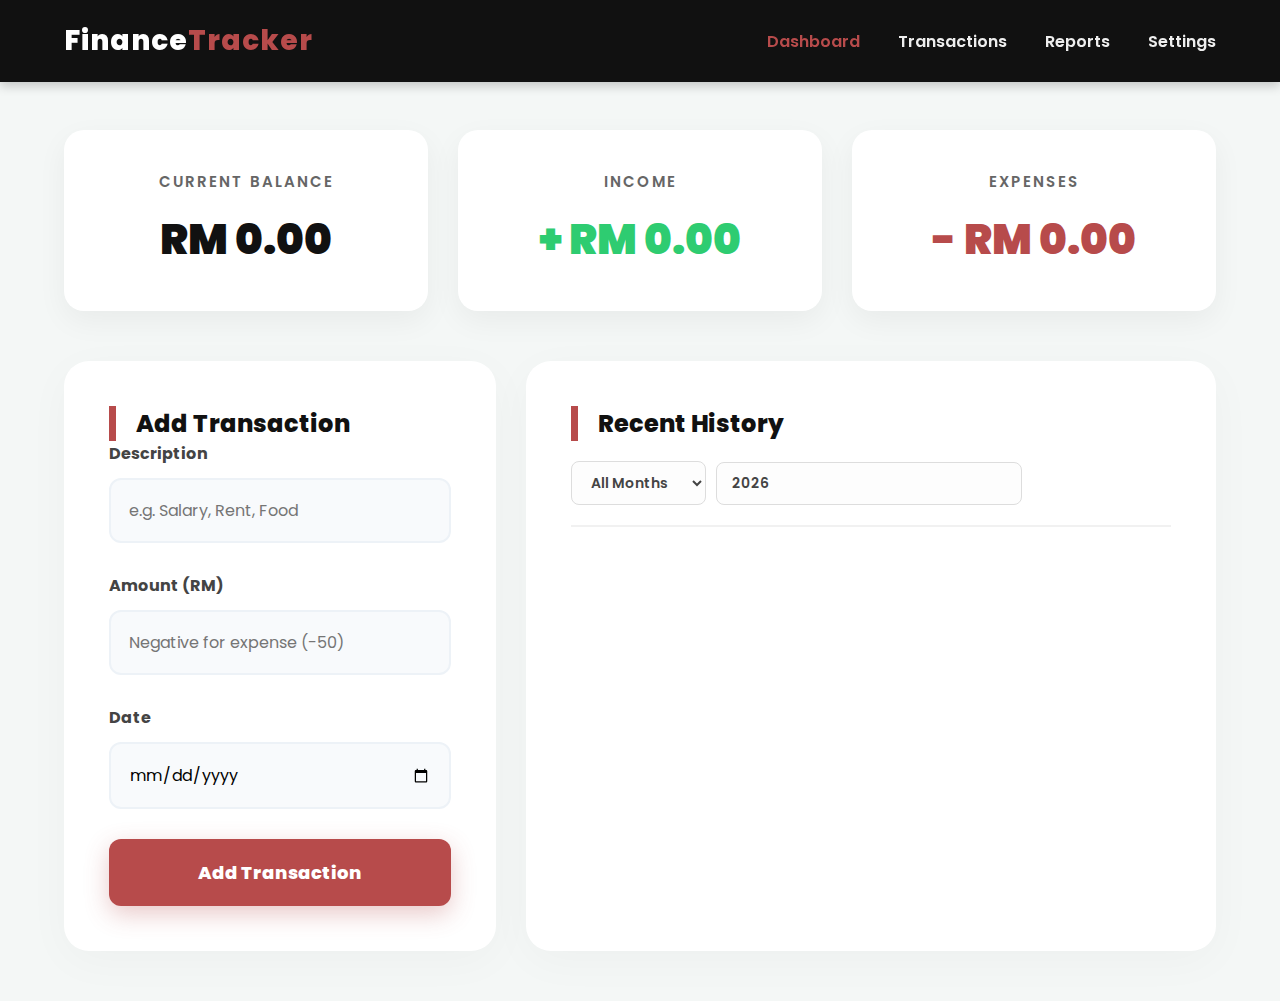
<file: index.html>
<!DOCTYPE html>
<html lang="en">
<head>
    <meta charset="UTF-8">
    <meta name="viewport" content="width=device-width, initial-scale=1.0">
    <title>FinanceTracker - Dashboard</title>
    <link rel="stylesheet" href="https://cdnjs.cloudflare.com/ajax/libs/font-awesome/6.5.2/css/all.min.css">
    <link rel="stylesheet" href="css/style.css">
</head>
<body class="finance-app">
    
    <header>
        <a href="index.html" class="logo">Finance<span>Tracker</span></a>
        <nav>
            <a href="index.html" class="active">Dashboard</a>
            <a href="transactions.html">Transactions</a>
            <a href="reports.html">Reports</a>
            <a href="settings.html">Settings</a>
        </nav>
    </header>

    <section class="dashboard">
        <!-- 1. Balance Summary (Updates based on Filter) -->
        <div class="summary-container">
            <div class="summary-card total">
                <h3>Current Balance</h3>
                <p id="balance">RM 0.00</p>
            </div>
            <div class="summary-card income">
                <h3>Income</h3>
                <p id="income-val">+ RM 0.00</p>
            </div>
            <div class="summary-card expense">
                <h3>Expenses</h3>
                <p id="expense-val">- RM 0.00</p>
            </div>
        </div>

        <div class="main-grid">
            <!-- 2. Add Transaction Form -->
            <div class="form-container">
                <h3>Add Transaction</h3>
                <form id="finance-form">
                    <div class="input-group">
                        <label>Description</label>
                        <input type="text" id="text" placeholder="e.g. Salary, Rent, Food" required>
                    </div>
                    <div class="input-group">
                        <label>Amount (RM)</label>
                        <input type="number" step="0.01" id="amount" placeholder="Negative for expense (-50)" required>
                    </div>
                    <div class="input-group">
                        <label>Date</label>
                        <input type="date" id="date" required>
                    </div>
                    <button class="btn">Add Transaction</button>
                </form>
            </div>

            <!-- 3. Transaction History & Filtering -->
            <div class="history-container">
                <div class="history-header">
                    <h3>Recent History</h3>
                    <div class="filter-group">
                        <select id="month-filter">
                            <option value="all">All Months</option>
                            <option value="01">January</option>
                            <option value="02">February</option>
                            <option value="03">March</option>
                            <option value="04">April</option>
                            <option value="05">May</option>
                            <option value="06">June</option>
                            <option value="07">July</option>
                            <option value="08">August</option>
                            <option value="09">September</option>
                            <option value="10">October</option>
                            <option value="11">November</option>
                            <option value="12">December</option>
                        </select>
                        <input type="number" id="year-filter" placeholder="Year" value="2024">
                    </div>
                </div>
                <ul id="list" class="list">
                    <!-- JavaScript will inject items here -->
                </ul>
            </div>
        </div>
    </section>

    <script src="js/finance.js"></script>
</body>
</html>
</file>
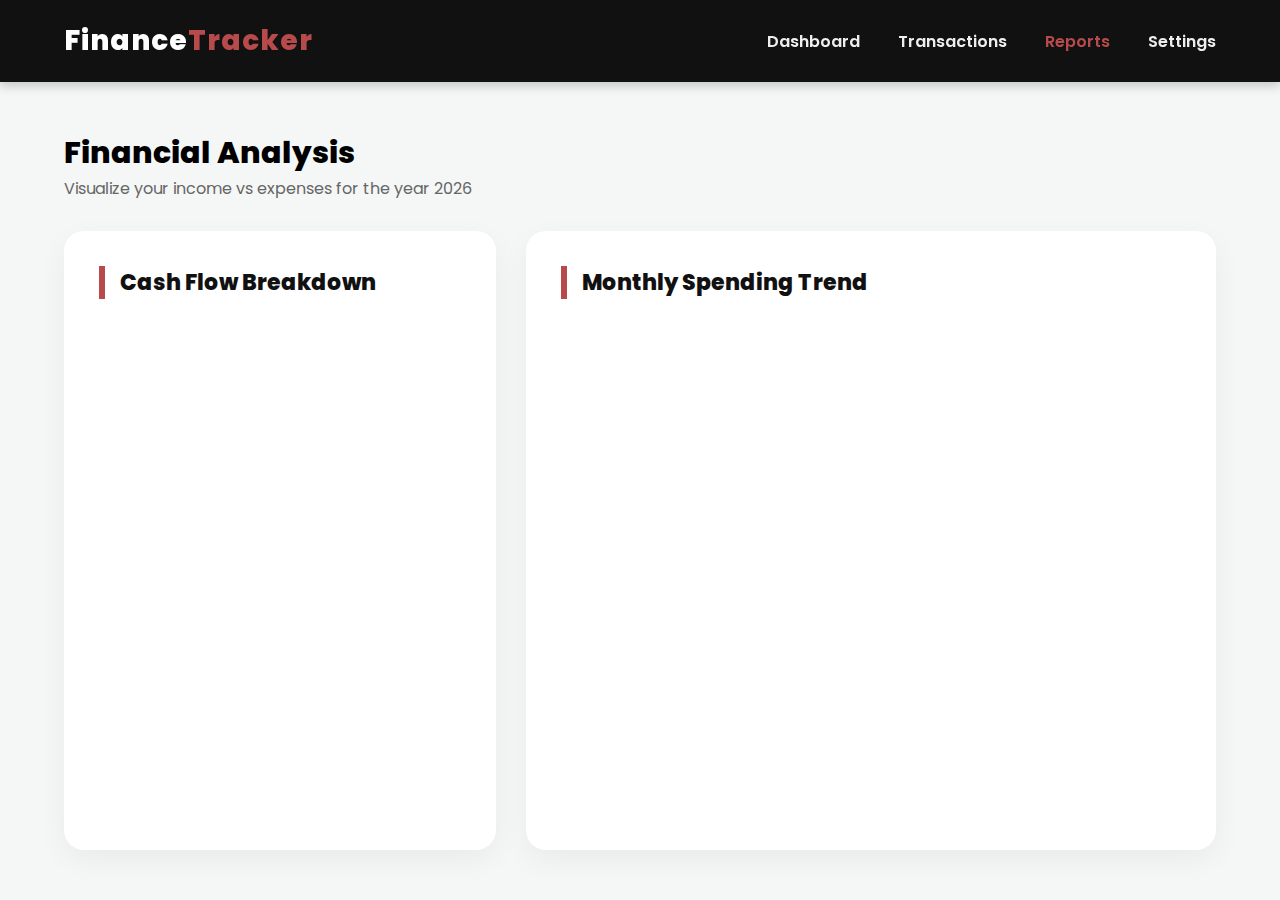
<file: reports.html>
<!DOCTYPE html>
<html lang="en">
<head>
    <meta charset="UTF-8">
    <meta name="viewport" content="width=device-width, initial-scale=1.0">
    <title>FinanceTracker - Dashboard</title>
    <link rel="stylesheet" href="https://cdnjs.cloudflare.com/ajax/libs/font-awesome/6.5.2/css/all.min.css">
    <link rel="stylesheet" href="css/style.css">
</head>
<body class="finance-app">
    
    <header>
        <a href="index.html" class="logo">Finance<span>Tracker</span></a>
        <nav>
            <a href="index.html">Dashboard</a>
            <a href="transactions.html">Transactions</a>
            <a href="reports.html" class="active">Reports</a>
            <a href="settings.html">Settings</a>
        </nav>
    </header>

    <section class="dashboard">
        <div class="reports-header" style="margin-bottom: 3rem;">
            <h2 class="heading-title" style="font-size: 3rem; font-weight: 800;">Financial <span>Analysis</span></h2>
            <p style="font-size: 1.6rem; color: #666;">Visualize your income vs expenses for the year <span id="current-year-label">2024</span></p>
        </div>

        <div class="main-grid">
            <!-- Left Side: Pie Chart (Income vs Expense) -->
            <div class="form-container chart-card">
                <h3>Cash Flow Breakdown</h3>
                <div class="canvas-container">
                    <canvas id="incomeExpenseChart"></canvas>
                </div>
            </div>

            <!-- Right Side: Bar Chart (Spending Trend) -->
            <div class="history-container chart-card">
                <h3>Monthly Spending Trend</h3>
                <div class="canvas-container">
                    <canvas id="monthlyTrendChart"></canvas>
                </div>
            </div>
        </div>
    </section>

    <script src="js/reports.js"></script>
</body>
</html>
</file>
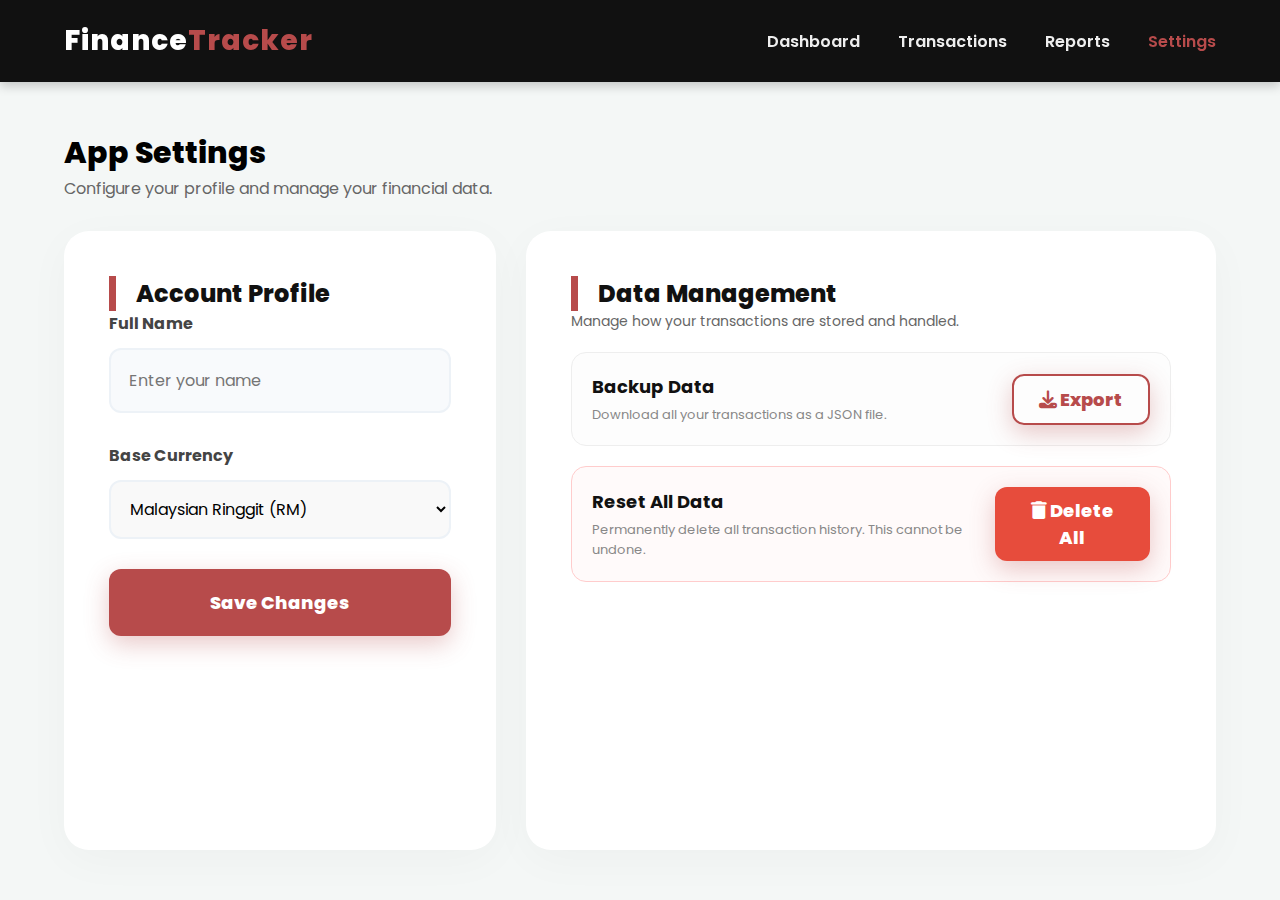
<file: settings.html>
<!DOCTYPE html>
<html lang="en">
<head>
    <meta charset="UTF-8">
    <meta name="viewport" content="width=device-width, initial-scale=1.0">
    <title>FinanceTracker - Dashboard</title>
    <link rel="stylesheet" href="https://cdnjs.cloudflare.com/ajax/libs/font-awesome/6.5.2/css/all.min.css">
    <link rel="stylesheet" href="css/style.css">
</head>
<body class="finance-app">
    
    <header>
        <a href="index.html" class="logo">Finance<span>Tracker</span></a>
        <nav>
            <a href="index.html">Dashboard</a>
            <a href="transactions.html">Transactions</a>
            <a href="reports.html">Reports</a>
            <a href="settings.html" class="active">Settings</a>
        </nav>
    </header>

       <section class="dashboard">
        <div class="reports-header" style="margin-bottom: 3rem;">
            <h2 class="heading-title" style="font-size: 3rem; font-weight: 800;">App <span>Settings</span></h2>
            <p style="font-size: 1.6rem; color: #666;">Configure your profile and manage your financial data.</p>
        </div>

        <div class="main-grid">
            <!-- Left Side: Profile & Preferences -->
            <div class="form-container">
                <h3>Account Profile</h3>
                <div class="input-group">
                    <label>Full Name</label>
                    <input type="text" id="user-name" placeholder="Enter your name">
                </div>
                <div class="input-group">
                    <label>Base Currency</label>
                    <select id="currency-select" class="custom-select">
                        <option value="RM">Malaysian Ringgit (RM)</option>
                        <option value="$">US Dollar ($)</option>
                        <option value="£">British Pound (£)</option>
                        <option value="AUD">Australian Dollar (AUD)</option>
                    </select>
                </div>
                <button class="btn" onclick="saveSettings()">Save Changes</button>
            </div>

            <!-- Right Side: Data Management -->
            <div class="history-container">
                <h3>Data Management</h3>
                <p style="font-size: 1.4rem; color: #666; margin-bottom: 2rem;">Manage how your transactions are stored and handled.</p>
                
                <div class="settings-action">
                    <div class="action-text">
                        <h4>Backup Data</h4>
                        <p>Download all your transactions as a JSON file.</p>
                    </div>
                    <button class="btn btn-outline" onclick="exportData()"><i class="fa-solid fa-download"></i> Export</button>
                </div>

                <div class="settings-action danger-zone">
                    <div class="action-text">
                        <h4>Reset All Data</h4>
                        <p>Permanently delete all transaction history. This cannot be undone.</p>
                    </div>
                    <button class="btn btn-danger" onclick="clearAllData()"><i class="fa-solid fa-trash"></i> Delete All</button>
                </div>
            </div>
        </div>
    </section>

    <script src="js/settings.js"></script>
</body>
</html>
</file>
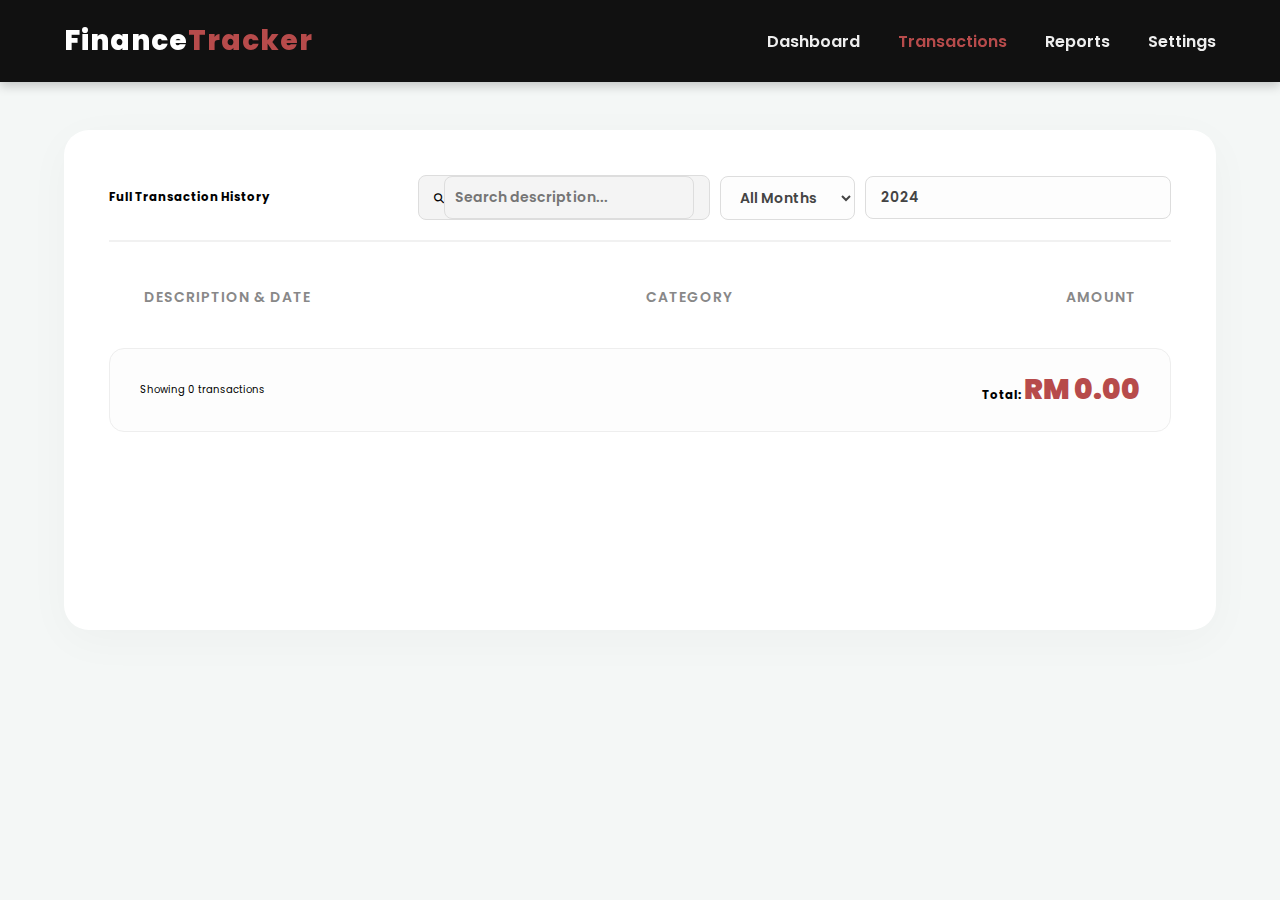
<file: transactions.html>
<!DOCTYPE html>
<html lang="en">
<head>
    <meta charset="UTF-8">
    <meta name="viewport" content="width=device-width, initial-scale=1.0">
    <title>FinanceTracker - Dashboard</title>
    <link rel="stylesheet" href="https://cdnjs.cloudflare.com/ajax/libs/font-awesome/6.5.2/css/all.min.css">
    <link rel="stylesheet" href="css/style.css">
</head>
<body class="finance-app">
    
    <header>
        <a href="index.html" class="logo">Finance<span>Tracker</span></a>
        <nav>
            <a href="index.html">Dashboard</a>
            <a href="transactions.html" class="active">Transactions</a>
            <a href="reports.html">Reports</a>
            <a href="settings.html">Settings</a>
        </nav>
    </header>

<section class="dashboard">
        <div class="history-container full-width-container">
            <div class="history-header">
                <h3>Full Transaction History</h3>
                
                <!-- Search and Advanced Filters -->
                <div class="filter-group">
                    <div class="search-box">
                        <i class="fa-solid fa-magnifying-glass"></i>
                        <input type="text" id="search-input" placeholder="Search description...">
                    </div>
                    <select id="month-filter">
                        <option value="all">All Months</option>
                        <option value="01">January</option>
                        <option value="02">February</option>
                        <option value="03">March</option>
                        <option value="04">April</option>
                        <option value="05">May</option>
                        <option value="06">June</option>
                        <option value="07">July</option>
                        <option value="08">August</option>
                        <option value="09">September</option>
                        <option value="10">October</option>
                        <option value="11">November</option>
                        <option value="12">December</option>
                    </select>
                    <input type="number" id="year-filter" placeholder="Year" value="2024">
                </div>
            </div>

            <!-- Detailed List Header (Desktop Only) -->
            <div class="table-header-labels">
                <span>Description & Date</span>
                <span>Category</span>
                <span>Amount</span>
            </div>

            <ul id="full-list" class="list detailed-list">
                <!-- Transactions injected by JS -->
            </ul>

            <!-- Summary of the filtered view -->
            <div class="view-footer">
                <p>Showing <span id="item-count">0</span> transactions</p>
                <h3>Total: <span id="view-total">RM 0.00</span></h3>
            </div>
        </div>
    </section>

    <script src="js/transactions.js"></script>
</body>
</html>
</file>
<file: css/style.css>
/* --- Google Font Import --- */
@import url('https://fonts.googleapis.com/css2?family=Poppins:wght@300;400;500;600;700;800;900&display=swap');

/* --- Global Reset & Essentials --- */
* {
    margin: 0;
    padding: 0;
    box-sizing: border-box;
    text-decoration: none;
    border: none;
    outline: none;
    font-family: 'Poppins', sans-serif;
}

:root {
    --main-color: #b74b4b; /* Signature Perodua red */
    --bg-color: #f4f7f6;    /* Soft professional dashboard grey */
    --card-bg: #ffffff;
    --text-dark: #111;
    --text-grey: #666;
    --success: #2ecc71;
}

html {
    font-size: 62.5%; /* 1rem = 10px */
    scroll-behavior: smooth;
    -webkit-tap-highlight-color: transparent; /* Cleaner iPad touch experience */
}

body.finance-app {
    background-color: var(--bg-color);
    width: 100%;
    min-height: 100vh;
    display: flex;
    flex-direction: column;
    overflow-x: hidden;
}

/* --- FULL WIDTH HEADER --- */
header {
    position: fixed;
    top: 0;
    left: 0;
    width: 100%;
    padding: 2rem 5%; 
    background-color: #111; /* Dark premium header */
    display: flex;
    justify-content: space-between;
    align-items: center;
    z-index: 1000;
    box-shadow: 0 4px 10px rgba(0,0,0,0.2);
}

header .logo {
    font-size: 2.8rem;
    color: #fff;
    font-weight: 800;
    letter-spacing: 1px;
}

header .logo span {
    color: var(--main-color);
}

nav a {
    font-size: 1.6rem;
    color: #eee;
    margin-left: 3.5rem;
    font-weight: 600;
    transition: 0.3s;
}

nav a:hover, nav a.active {
    color: var(--main-color);
}

/* --- MAIN DASHBOARD CONTAINER --- */
.dashboard {
    padding: 13rem 5% 5rem; /* Clears fixed header */
    width: 100%;
    min-height: 100vh;
    display: flex;
    flex-direction: column;
}

/* --- SUMMARY CARDS (Auto-Responsive Grid) --- */
.summary-container {
    display: grid;
    grid-template-columns: repeat(auto-fit, minmax(320px, 1fr));
    gap: 3rem;
    margin-bottom: 5rem;
    width: 100%;
}

.summary-card {
    background: var(--card-bg);
    padding: 4rem 2rem;
    border-radius: 2rem;
    box-shadow: 0 10px 30px rgba(0,0,0,0.05);
    text-align: center;
    transition: 0.3s ease;
}

.summary-card:hover {
    transform: translateY(-8px);
    box-shadow: 0 15px 40px rgba(0,0,0,0.1);
}

.summary-card h3 { 
    font-size: 1.5rem; 
    color: var(--text-grey); 
    text-transform: uppercase; 
    letter-spacing: 2px;
    font-weight: 600;
}

.summary-card p { 
    font-size: 4.2rem; 
    font-weight: 900; 
    margin-top: 1.5rem;
    color: var(--text-dark);
}

.summary-card.income p { color: var(--success); }
.summary-card.expense p { color: var(--main-color); }

/* --- MAIN INTERFACE GRID --- */
.main-grid {
    display: grid;
    grid-template-columns: 1.2fr 2.5fr; /* Controls the horizontal balance */
    gap: 4rem;
    width: 100%;
    flex-grow: 1;
}

.form-container, .history-container {
    background: var(--card-bg);
    padding: 4.5rem;
    border-radius: 2.5rem;
    box-shadow: 0 10px 45px rgba(0,0,0,0.03);
    min-height: 500px; /* Prevents "small" look when empty */
}

/* Titles with accent line */
.main-grid h3 { 
    font-size: 2.4rem; 
    font-weight: 800;
    color: var(--text-dark);
    border-left: 7px solid var(--main-color);
    padding-left: 2rem;
}

/* --- FILTER HEADER STYLES --- */
.history-header {
    display: flex;
    justify-content: space-between;
    align-items: center;
    flex-wrap: wrap;
    gap: 2rem;
    margin-bottom: 3.5rem;
    padding-bottom: 2rem;
    border-bottom: 2px solid #f1f1f1;
}

.filter-group {
    display: flex;
    gap: 1rem;
    align-items: center;
}

.filter-group select, .filter-group input {
    padding: 1rem 1.5rem;
    border: 1px solid #ddd;
    border-radius: 0.8rem;
    font-size: 1.4rem;
    background: #fdfdfd;
    font-weight: 600;
    color: #444;
}

/* --- TRANSACTION LIST --- */
.list { list-style: none; }

.list li {
    background: #fff;
    display: flex;
    justify-content: space-between;
    align-items: center;
    padding: 2.2rem 3.5rem;
    margin-bottom: 1.8rem;
    border-radius: 1.5rem;
    font-size: 2rem; 
    font-weight: 700;
    box-shadow: 0 5px 15px rgba(0,0,0,0.02);
    border-right: 10px solid #ddd;
    position: relative; /* For delete button positioning */
    transition: 0.3s ease;
}

.list li:hover {
    background-color: #f9f9f9;
    transform: translateX(-5px);
}

.list li.plus { border-right-color: var(--success); }
.list li.minus { border-right-color: var(--main-color); }

.list li small {
    display: block;
    color: #aaa;
    font-weight: 400;
    font-size: 1.3rem;
    margin-top: 0.3rem;
}

/* --- DELETE BUTTON --- */
.delete-btn {
    cursor: pointer;
    background-color: var(--main-color);
    color: #fff;
    border: 0;
    font-size: 1.4rem;
    font-weight: 800;
    padding: 4px 10px;
    position: absolute;
    top: 50%;
    left: 0;
    transform: translate(-140%, -50%);
    opacity: 0;
    transition: opacity 0.3s ease, transform 0.3s ease;
    border-radius: 5px;
}

.list li:hover .delete-btn {
    opacity: 1;
    transform: translate(-180%, -50%);
}

/* --- FORM ELEMENTS --- */
.input-group { margin-bottom: 3rem; }

.input-group label { 
    display: block; 
    font-size: 1.6rem; 
    margin-bottom: 1.2rem; 
    font-weight: 700; 
    color: #444; 
}

.input-group input {
    width: 100%;
    padding: 1.8rem;
    background: #f8fafc;
    border: 2px solid #edf2f7;
    border-radius: 1.2rem;
    font-size: 1.6rem;
    transition: 0.3s;
}

.input-group input:focus {
    border-color: var(--main-color);
    background: #fff;
    box-shadow: 0 0 12px rgba(183, 75, 75, 0.1);
}

.btn {
    width: 100%;
    padding: 2rem;
    background-color: var(--main-color);
    color: white;
    font-size: 1.8rem;
    font-weight: 800;
    border-radius: 1.2rem;
    cursor: pointer;
    transition: 0.3s ease;
    box-shadow: 0 8px 25px rgba(183, 75, 75, 0.3);
}

.btn:hover {
    background-color: #222;
    transform: translateY(-4px);
    box-shadow: 0 12px 30px rgba(0,0,0,0.2);
}

/* =======================================================
   RESPONSIVE BREAKPOINTS (iPad & Mobile)
   ======================================================= */

/* Tablet View (Portrait iPad etc.) */
@media (max-width: 1100px) {
    .main-grid {
        grid-template-columns: 1fr; /* Stacks Form on top of History */
        gap: 3rem;
    }
    .form-container, .history-container {
        min-height: auto;
        padding: 4rem 3rem;
    }
}

/* Phone View */
@media (max-width: 768px) {
    header { padding: 1.5rem 5%; }
    nav { display: none; } /* Simpler app-like interface for phone */

    .dashboard { padding: 10rem 1.5rem 3rem; }

    .summary-card p {
        font-size: 3rem;
    }

    .form-container, .history-container {
        padding: 3rem 2rem;
    }

    .history-header {
        justify-content: center;
        text-align: center;
    }

    .list li {
        padding: 1.5rem 2rem;
        font-size: 1.6rem;
    }

    /* Move delete button inside on touch devices */
    .delete-btn {
        position: static;
        transform: none;
        opacity: 1;
        margin-left: 1.5rem;
    }
}

/* Small Device Optimizations */
body {
    overscroll-behavior-y: contain; /* Prevents whole-page bounce on iOS */
}

/*transaction page*/
/* --- Transactions Page Specific --- */
.full-width-container {
    width: 100%;
    max-width: 1400px;
    margin: 0 auto;
}

.search-box {
    display: flex;
    align-items: center;
    background: #f4f4f4;
    padding: 0 1.5rem;
    border-radius: 0.8rem;
    border: 1px solid #ddd;
}

.search-box input {
    background: transparent;
    padding: 1rem;
    font-size: 1.4rem;
    width: 250px;
}

.table-header-labels {
    display: flex;
    justify-content: space-between;
    padding: 1rem 3.5rem;
    color: #888;
    font-size: 1.4rem;
    font-weight: 600;
    text-transform: uppercase;
    letter-spacing: 1px;
}

/* Detailed List Item Adjustments */
.detailed-list li {
    display: grid;
    grid-template-columns: 2fr 1fr 1fr; /* 3 Columns layout */
    align-items: center;
}

.detailed-list li .category-tag {
    font-size: 1.2rem;
    background: #eee;
    padding: 0.4rem 1.2rem;
    border-radius: 2rem;
    width: fit-content;
    color: #666;
}

.view-footer {
    margin-top: 3rem;
    display: flex;
    justify-content: space-between;
    align-items: center;
    padding: 2rem 3rem;
    background: #fdfdfd;
    border-radius: 1.5rem;
    border: 1px solid #eee;
}

.view-footer h3 span {
    color: var(--main-color);
    font-weight: 900;
    font-size: 2.8rem;
}

/* Mobile Adjustments for Table */
@media (max-width: 768px) {
    .table-header-labels { display: none; }
    .detailed-list li {
        grid-template-columns: 1fr;
        gap: 1rem;
    }
    .search-box input { width: 100%; }
}

/* --- Reports Page Fixed Styling --- */
.chart-card {
    display: flex;
    flex-direction: column;
    align-items: flex-start; /* Push text to the left */
    justify-content: flex-start; /* Push content to the top */
    padding: 3.5rem; /* Give it space inside */
    min-height: 500px;
    background: #fff;
    border-radius: 2rem;
    box-shadow: 0 10px 30px rgba(0,0,0,0.05);
}

/* Make sure the Title stays at the top with the red line */
.chart-card h3 {
    width: 100%;
    text-align: left;
    margin-bottom: 3rem;
    font-size: 2.2rem;
    border-left: 6px solid var(--main-color);
    padding-left: 1.5rem;
}

/* FIXED: This container now has a set height so the chart can appear */
.canvas-container {
    position: relative;
    width: 100%;
    height: 350px; /* Force a height for Chart.js */
    display: flex;
    justify-content: center;
    align-items: center;
}

/* Adjust the grid for better balance */
.main-grid {
    display: grid;
    grid-template-columns: 1fr 1.6fr; 
    gap: 3rem;
    width: 100%;
}

@media (max-width: 1100px) {
    .main-grid {
        grid-template-columns: 1fr;
    }
    .canvas-container {
        height: 300px; /* Slightly shorter on mobile */
    }
}

/* --- Settings Specific Styles --- */
.custom-select {
    width: 100%;
    padding: 1.5rem;
    background: #f9f9f9;
    border: 2px solid #edf2f7;
    border-radius: 1.2rem;
    font-size: 1.6rem;
    font-family: inherit;
    cursor: pointer;
}

.settings-action {
    display: flex;
    justify-content: space-between;
    align-items: center;
    padding: 2rem;
    background: #fdfdfd;
    border: 1px solid #eee;
    border-radius: 1.5rem;
    margin-bottom: 2rem;
}

.action-text h4 { font-size: 1.8rem; color: #111; margin-bottom: 0.5rem; }
.action-text p { font-size: 1.3rem; color: #888; }

/* Danger Zone Style */
.danger-zone {
    border: 1px solid #ffcccc;
    background: #fffafa;
}

.btn-danger {
    background-color: #e74c3c !important; /* Brighter red for danger */
    width: auto !important;
    padding: 1rem 2.5rem !important;
}

.btn-outline {
    background-color: transparent !important;
    border: 2px solid var(--main-color) !important;
    color: var(--main-color) !important;
    width: auto !important;
    padding: 1rem 2.5rem !important;
}

.btn-outline:hover {
    background-color: var(--main-color) !important;
    color: white !important;
}
</file>
